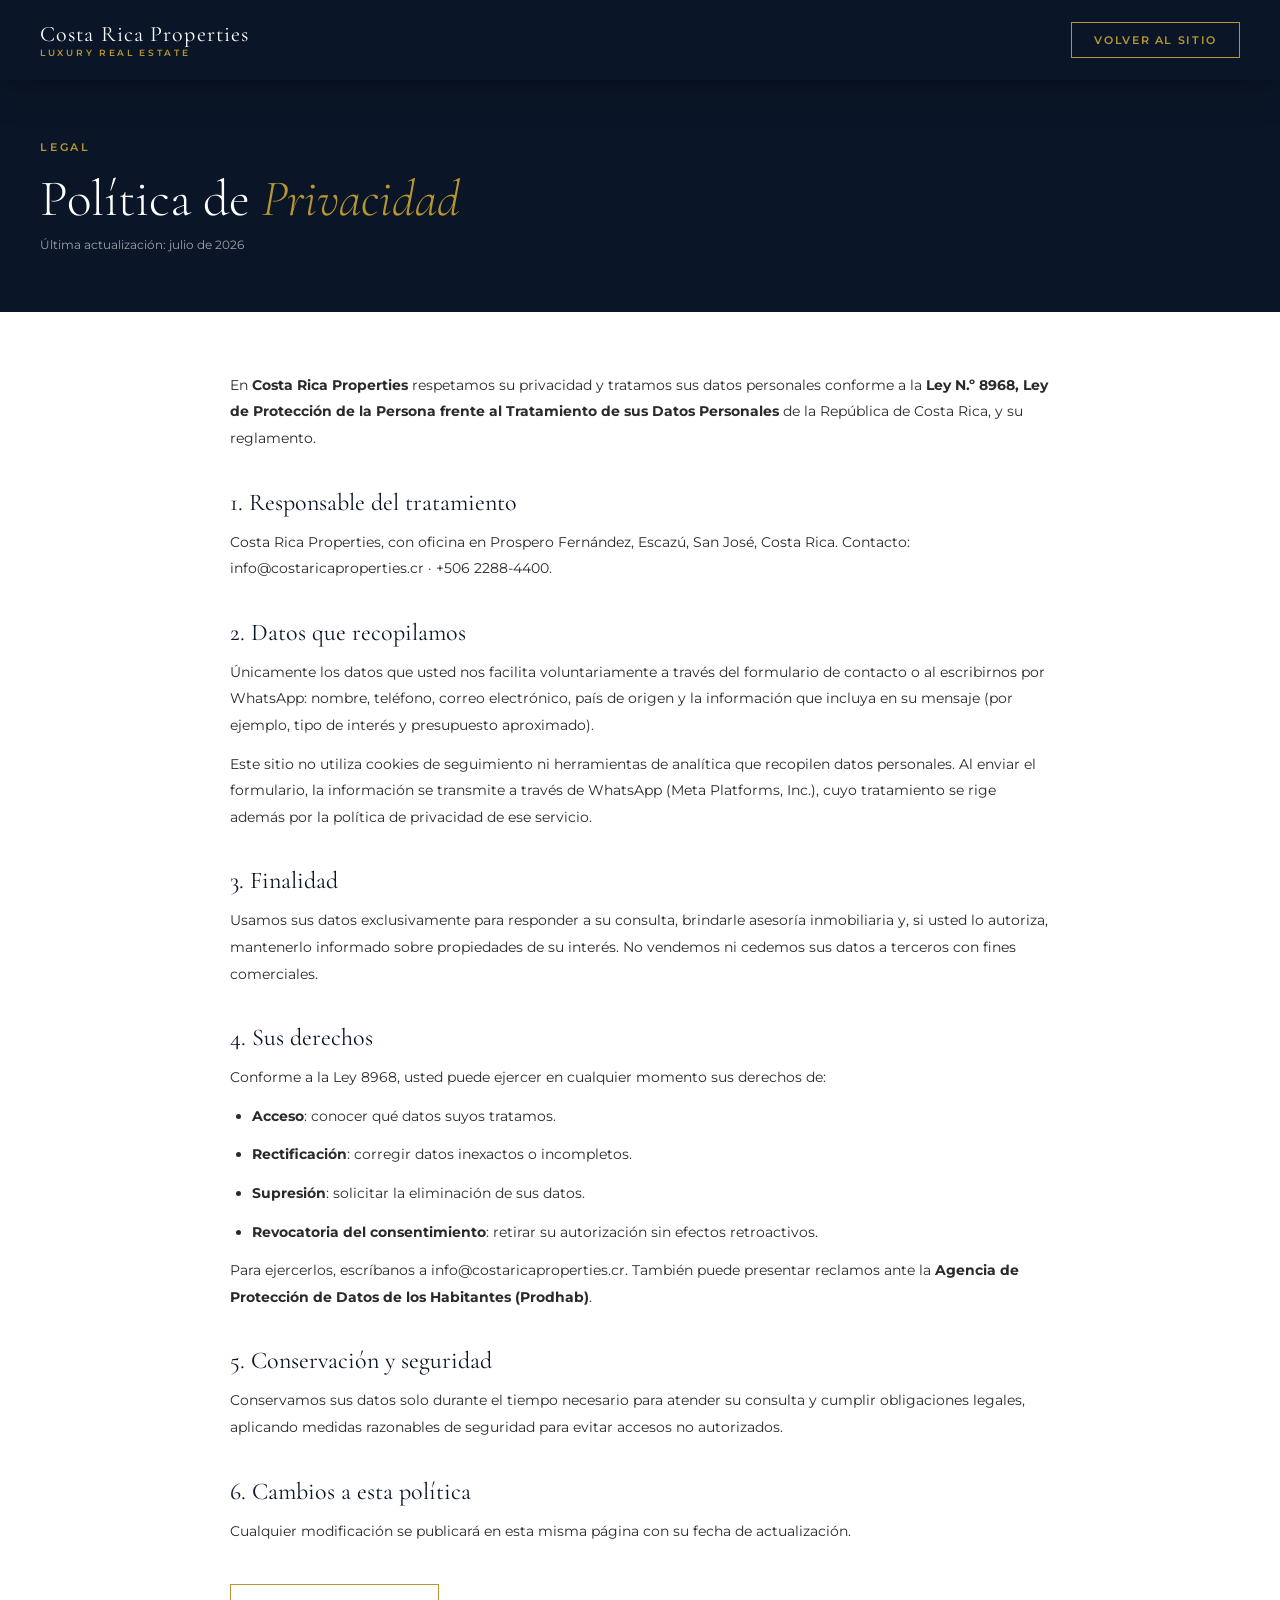
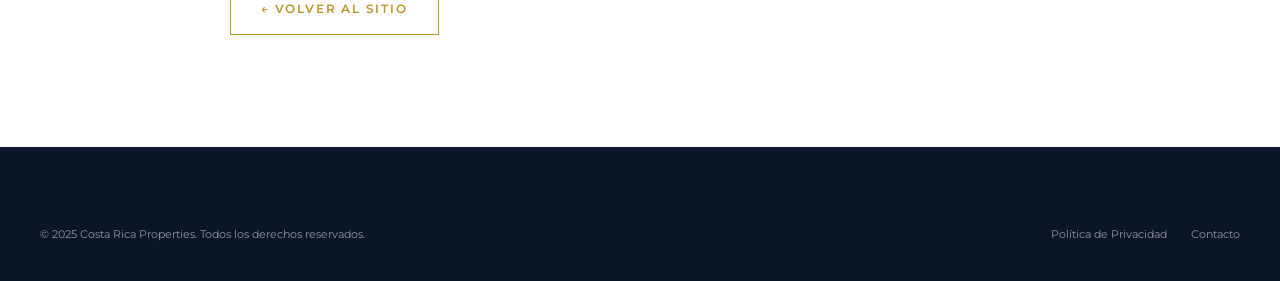
<file: privacidad.html>
<!DOCTYPE html>
<html lang="es">
<head>
<meta charset="UTF-8">
<meta name="viewport" content="width=device-width, initial-scale=1.0">
<title>Política de Privacidad — Costa Rica Properties</title>
<meta name="description" content="Política de privacidad de Costa Rica Properties conforme a la Ley 8968 de Protección de la Persona frente al Tratamiento de sus Datos Personales de Costa Rica.">
<meta name="robots" content="noindex">
<link rel="icon" type="image/svg+xml" href="favicon.svg">
<link rel="preconnect" href="https://fonts.googleapis.com">
<link rel="preconnect" href="https://fonts.gstatic.com" crossorigin>
<link href="https://fonts.googleapis.com/css2?family=Cormorant+Garamond:ital,wght@0,300;0,400;0,500;0,600;1,300;1,400&family=Montserrat:wght@300;400;500;600;700&display=swap" rel="stylesheet">
<link rel="stylesheet" href="styles.css">
<style>
.legal-hero{background:var(--navy);padding:140px 0 60px}
.legal-body{padding:60px 0 100px;max-width:820px;margin:0 auto}
.legal-body h2{font-family:var(--serif);font-size:1.5rem;font-weight:400;color:var(--navy);margin:36px 0 12px}
.legal-body p,.legal-body li{font-size:14px;line-height:1.9;color:var(--text-body);margin-bottom:12px}
.legal-body ul{padding-left:22px;margin-bottom:12px}
.legal-updated{font-size:12px;color:var(--gray-mid);margin-top:8px}
</style>
</head>
<body>

<!-- NAVBAR -->
<nav id="navbar" class="scrolled">
  <div class="nav-inner">
    <a href="index.html" class="nav-logo">
      <span class="nav-logo-main">Costa Rica Properties</span>
      <span class="nav-logo-sub">Luxury Real Estate</span>
    </a>
    <a href="index.html" class="nav-cta">Volver al Sitio</a>
  </div>
</nav>

<section class="legal-hero">
  <div class="container">
    <div class="section-label">Legal</div>
    <h1 class="section-title" style="color:var(--white)">Política de <em>Privacidad</em></h1>
    <p class="legal-updated" style="color:rgba(255,255,255,.6)">Última actualización: julio de 2026</p>
  </div>
</section>

<div class="container">
  <div class="legal-body">
    <!-- REEMPLAZAR: hacer revisar este texto por un abogado antes de lanzar con un cliente real -->
    <p>En <strong>Costa Rica Properties</strong> respetamos su privacidad y tratamos sus datos personales conforme a la <strong>Ley N.º 8968, Ley de Protección de la Persona frente al Tratamiento de sus Datos Personales</strong> de la República de Costa Rica, y su reglamento.</p>

    <h2>1. Responsable del tratamiento</h2>
    <p>Costa Rica Properties, con oficina en Prospero Fernández, Escazú, San José, Costa Rica. Contacto: info@costaricaproperties.cr · +506 2288-4400. <!-- REEMPLAZAR: datos reales del responsable --></p>

    <h2>2. Datos que recopilamos</h2>
    <p>Únicamente los datos que usted nos facilita voluntariamente a través del formulario de contacto o al escribirnos por WhatsApp: nombre, teléfono, correo electrónico, país de origen y la información que incluya en su mensaje (por ejemplo, tipo de interés y presupuesto aproximado).</p>
    <p>Este sitio no utiliza cookies de seguimiento ni herramientas de analítica que recopilen datos personales. Al enviar el formulario, la información se transmite a través de WhatsApp (Meta Platforms, Inc.), cuyo tratamiento se rige además por la política de privacidad de ese servicio.</p>

    <h2>3. Finalidad</h2>
    <p>Usamos sus datos exclusivamente para responder a su consulta, brindarle asesoría inmobiliaria y, si usted lo autoriza, mantenerlo informado sobre propiedades de su interés. No vendemos ni cedemos sus datos a terceros con fines comerciales.</p>

    <h2>4. Sus derechos</h2>
    <p>Conforme a la Ley 8968, usted puede ejercer en cualquier momento sus derechos de:</p>
    <ul>
      <li><strong>Acceso</strong>: conocer qué datos suyos tratamos.</li>
      <li><strong>Rectificación</strong>: corregir datos inexactos o incompletos.</li>
      <li><strong>Supresión</strong>: solicitar la eliminación de sus datos.</li>
      <li><strong>Revocatoria del consentimiento</strong>: retirar su autorización sin efectos retroactivos.</li>
    </ul>
    <p>Para ejercerlos, escríbanos a info@costaricaproperties.cr. También puede presentar reclamos ante la <strong>Agencia de Protección de Datos de los Habitantes (Prodhab)</strong>.</p>

    <h2>5. Conservación y seguridad</h2>
    <p>Conservamos sus datos solo durante el tiempo necesario para atender su consulta y cumplir obligaciones legales, aplicando medidas razonables de seguridad para evitar accesos no autorizados.</p>

    <h2>6. Cambios a esta política</h2>
    <p>Cualquier modificación se publicará en esta misma página con su fecha de actualización.</p>

    <p style="margin-top:40px"><a href="index.html" class="btn-outline">← Volver al sitio</a></p>
  </div>
</div>

<footer>
  <div class="container">
    <div class="footer-bottom" style="border-top:none;padding-top:0">
      <div class="footer-copy">© 2025 Costa Rica Properties. Todos los derechos reservados.</div>
      <div class="footer-legal">
        <a href="privacidad.html">Política de Privacidad</a>
        <a href="index.html#contact">Contacto</a>
      </div>
    </div>
  </div>
</footer>

</body>
</html>
</file>
<file: styles.css>
*,*::before,*::after{box-sizing:border-box;margin:0;padding:0}
:root{
  --navy:#0a1628;
  --navy-mid:#0f2044;
  --navy-light:#1a3560;
  --gold:#b8962e;
  --gold-light:#d4af5a;
  --gold-pale:#f0e0b0;
  --white:#ffffff;
  --off-white:#f7f5f0;
  --gray-light:#e8e4db;
  --gray-mid:#6f6754;
  --text-body:#2a2a2a;
  --serif:'Cormorant Garamond',serif;
  --sans:'Montserrat',sans-serif;
  --trans:.35s cubic-bezier(.4,0,.2,1);
}
html{scroll-behavior:smooth;font-size:16px}
body{font-family:var(--sans);color:var(--text-body);background:var(--white);overflow-x:hidden}
img{display:block;width:100%;height:100%;object-fit:cover}
a{text-decoration:none;color:inherit}
button{cursor:pointer;border:none;background:none;font-family:var(--sans)}

/* SCROLLBAR */
::-webkit-scrollbar{width:6px}
::-webkit-scrollbar-track{background:var(--navy)}
::-webkit-scrollbar-thumb{background:var(--gold);border-radius:3px}

/* UTILITY */
.container{max-width:1280px;margin:0 auto;padding:0 40px}
.section-label{font-family:var(--sans);font-size:11px;font-weight:600;letter-spacing:.25em;text-transform:uppercase;color:var(--gold);margin-bottom:16px}
.section-title{font-family:var(--serif);font-size:clamp(2rem,4vw,3.2rem);font-weight:300;line-height:1.15;color:var(--navy)}
.section-title em{font-style:italic;color:var(--gold)}
.btn-primary{display:inline-flex;align-items:center;gap:10px;padding:14px 32px;background:var(--gold);color:var(--white);font-family:var(--sans);font-size:12px;font-weight:600;letter-spacing:.15em;text-transform:uppercase;transition:var(--trans)}
.btn-primary:hover{background:var(--navy);transform:translateY(-1px)}
.btn-outline{display:inline-flex;align-items:center;gap:10px;padding:13px 30px;border:1px solid var(--gold);color:var(--gold);font-family:var(--sans);font-size:12px;font-weight:600;letter-spacing:.15em;text-transform:uppercase;transition:var(--trans)}
.btn-outline:hover{background:var(--gold);color:var(--white)}
.reveal{opacity:0;transform:translateY(30px);transition:opacity .7s ease,transform .7s ease}
.reveal.visible{opacity:1;transform:none}

/* NAV */
#navbar{position:fixed;top:0;left:0;right:0;z-index:1000;transition:var(--trans);padding:0}
#navbar.scrolled{background:var(--navy);box-shadow:0 2px 40px rgba(0,0,0,.4)}
.nav-inner{display:flex;align-items:center;justify-content:space-between;height:80px;padding:0 40px}
.nav-logo{display:flex;flex-direction:column;gap:2px}
.nav-logo-main{font-family:var(--serif);font-size:22px;font-weight:400;color:var(--white);letter-spacing:.05em;line-height:1}
.nav-logo-sub{font-family:var(--sans);font-size:9px;font-weight:600;letter-spacing:.3em;text-transform:uppercase;color:var(--gold)}
.nav-links{display:flex;align-items:center;gap:36px}
.nav-links a{font-size:11px;font-weight:600;letter-spacing:.15em;text-transform:uppercase;color:rgba(255,255,255,.8);transition:color .2s}
.nav-links a:hover{color:var(--gold)}
.nav-cta{padding:10px 22px;border:1px solid var(--gold);color:var(--gold);font-size:11px;font-weight:600;letter-spacing:.15em;text-transform:uppercase;transition:var(--trans)}
.nav-cta:hover{background:var(--gold);color:var(--white)}
.hamburger{display:none;flex-direction:column;gap:5px;width:24px;cursor:pointer}
.hamburger span{display:block;height:1.5px;background:var(--white);transition:var(--trans)}
.mobile-menu{display:none;position:fixed;inset:0;background:var(--navy);z-index:999;flex-direction:column;align-items:center;justify-content:center;gap:32px}
.mobile-menu.open{display:flex}
.mobile-menu a{font-family:var(--serif);font-size:28px;color:var(--white);font-weight:300}
.mobile-menu a:hover{color:var(--gold)}
.mobile-close{position:absolute;top:28px;right:32px;font-size:28px;color:var(--white);cursor:pointer}

/* HERO */
#hero{position:relative;height:100vh;min-height:700px;display:flex;align-items:center;overflow:hidden}
.hero-bg{position:absolute;inset:0;z-index:0}
.hero-bg img{width:100%;height:100%;object-fit:cover}
.hero-overlay{position:absolute;inset:0;background:linear-gradient(105deg,rgba(10,22,40,.88) 0%,rgba(10,22,40,.55) 60%,rgba(10,22,40,.2) 100%);z-index:1}
.hero-content{position:relative;z-index:2;max-width:760px}
.hero-eyebrow{font-size:11px;font-weight:600;letter-spacing:.3em;text-transform:uppercase;color:var(--gold);margin-bottom:20px;display:flex;align-items:center;gap:12px}
.hero-eyebrow::before{content:'';display:block;width:32px;height:1px;background:var(--gold)}
.hero-title{font-family:var(--serif);font-size:clamp(2.8rem,6vw,5.5rem);font-weight:300;color:var(--white);line-height:1.05;margin-bottom:24px}
.hero-title em{font-style:italic;color:var(--gold-light)}
.hero-subtitle{font-size:14px;font-weight:300;color:rgba(255,255,255,.75);line-height:1.8;max-width:500px;margin-bottom:40px;letter-spacing:.03em}
.hero-actions{display:flex;gap:16px;flex-wrap:wrap;margin-bottom:60px}
.hero-stats{display:flex;gap:48px;padding-top:48px;border-top:1px solid rgba(184,150,46,.3)}
.hero-stat-num{font-family:var(--serif);font-size:2.4rem;font-weight:300;color:var(--white);line-height:1;margin-bottom:4px}
.hero-stat-label{font-size:10px;font-weight:600;letter-spacing:.2em;text-transform:uppercase;color:rgba(255,255,255,.7)}
.hero-scroll{position:absolute;bottom:40px;right:60px;z-index:2;display:flex;flex-direction:column;align-items:center;gap:8px;color:rgba(255,255,255,.4);font-size:10px;font-weight:600;letter-spacing:.2em;text-transform:uppercase}
.hero-scroll-line{width:1px;height:48px;background:linear-gradient(to bottom,transparent,rgba(184,150,46,.7));animation:scrollLine 2s ease-in-out infinite}
@keyframes scrollLine{0%,100%{transform:scaleY(1);opacity:1}50%{transform:scaleY(.5);opacity:.5}}

/* SEARCH BAR */
.search-bar{background:var(--white);padding:32px;display:flex;gap:0;align-items:stretch;max-width:860px;margin-bottom:48px;box-shadow:0 20px 60px rgba(0,0,0,.3)}
.search-field{flex:1;padding:0 20px;border-right:1px solid var(--gray-light);display:flex;flex-direction:column;justify-content:center;gap:4px}
.search-field:last-of-type{border-right:none}
.search-field label{font-size:9px;font-weight:700;letter-spacing:.2em;text-transform:uppercase;color:var(--gold)}
.search-field select,.search-field input{border:none;outline:none;font-family:var(--sans);font-size:13px;font-weight:500;color:var(--navy);background:transparent;width:100%;padding:2px 0}
.search-field select option{color:var(--text-body)}
.search-btn{padding:0 32px;background:var(--gold);color:var(--white);font-size:11px;font-weight:700;letter-spacing:.2em;text-transform:uppercase;transition:var(--trans);white-space:nowrap;min-width:120px}
.search-btn:hover{background:var(--navy)}

/* FEATURED PROPERTIES */
#properties{padding:120px 0;background:var(--off-white)}
.properties-header{display:flex;justify-content:space-between;align-items:flex-end;margin-bottom:60px}
.filter-tabs{display:flex;gap:0;border:1px solid var(--gray-light);background:var(--white)}
.filter-tab{padding:10px 20px;font-size:11px;font-weight:600;letter-spacing:.1em;text-transform:uppercase;color:var(--gray-mid);cursor:pointer;transition:var(--trans);border-right:1px solid var(--gray-light)}
.filter-tab:last-child{border-right:none}
.filter-tab.active,.filter-tab:hover{background:var(--navy);color:var(--gold)}
.properties-grid{display:grid;grid-template-columns:repeat(3,1fr);gap:2px}
.property-card{background:var(--white);overflow:hidden;cursor:pointer;transition:transform .3s ease,box-shadow .3s ease;position:relative}
.property-card:hover{transform:translateY(-6px);box-shadow:0 24px 60px rgba(10,22,40,.15);z-index:2}
.prop-img{height:280px;position:relative;overflow:hidden}
.prop-img img{transition:transform .6s ease}
.property-card:hover .prop-img img{transform:scale(1.05)}
.prop-badge{position:absolute;top:16px;left:16px;padding:5px 14px;font-size:10px;font-weight:700;letter-spacing:.15em;text-transform:uppercase;z-index:1}
.badge-new{background:var(--gold);color:var(--white)}
.badge-exclusive{background:var(--navy);color:var(--gold);border:1px solid var(--gold)}
.badge-sold{background:rgba(0,0,0,.7);color:var(--white)}
.prop-fav{position:absolute;top:14px;right:14px;width:32px;height:32px;background:rgba(255,255,255,.9);display:flex;align-items:center;justify-content:center;cursor:pointer;transition:var(--trans);z-index:1}
.prop-fav:hover,.prop-fav.active{background:var(--gold)}
.prop-fav svg{width:16px;height:16px;fill:none;stroke:var(--navy);stroke-width:1.5;transition:var(--trans)}
.prop-fav.active svg{fill:var(--white);stroke:var(--white)}
.prop-fav:hover svg{stroke:var(--white)}
.prop-info{padding:24px}
.prop-price{font-family:var(--serif);font-size:1.5rem;font-weight:400;color:var(--navy);margin-bottom:6px}
.prop-name{font-size:13px;font-weight:600;color:var(--text-body);margin-bottom:4px;letter-spacing:.02em}
.prop-location{font-size:11px;color:var(--gray-mid);letter-spacing:.05em;margin-bottom:16px;display:flex;align-items:center;gap:4px}
.prop-location svg{width:12px;height:12px;stroke:var(--gold);flex-shrink:0}
.prop-meta{display:flex;gap:0;border-top:1px solid var(--gray-light);padding-top:14px}
.prop-meta-item{flex:1;display:flex;align-items:center;gap:6px;font-size:11px;color:var(--gray-mid);border-right:1px solid var(--gray-light);padding-right:12px}
.prop-meta-item:last-child{border-right:none;padding-right:0;padding-left:12px}
.prop-meta-item svg{width:14px;height:14px;stroke:var(--gold);flex-shrink:0}
.prop-meta-item span{font-weight:600;color:var(--navy)}
.load-more-wrap{text-align:center;margin-top:60px}

/* ADVANCED SEARCH */
#search{padding:100px 0;background:var(--navy)}
.search-adv-grid{display:grid;grid-template-columns:repeat(4,1fr) auto;gap:2px;margin-top:48px}
.search-adv-field{background:rgba(255,255,255,.06);padding:20px 24px;display:flex;flex-direction:column;gap:6px}
.search-adv-field label{font-size:9px;font-weight:700;letter-spacing:.25em;text-transform:uppercase;color:var(--gold)}
.search-adv-field select,.search-adv-field input{background:transparent;border:none;outline:none;font-family:var(--sans);font-size:14px;color:var(--white);font-weight:300}
.search-adv-field select option{background:var(--navy);color:var(--white)}
.search-adv-btn{background:var(--gold);color:var(--white);padding:0 40px;font-size:11px;font-weight:700;letter-spacing:.2em;text-transform:uppercase;transition:var(--trans);white-space:nowrap}
.search-adv-btn:hover{background:var(--gold-light)}

/* ZONES */
#zones{padding:120px 0;background:var(--white)}
.zones-grid{display:grid;grid-template-columns:repeat(3,1fr);gap:2px;margin-top:60px}
.zone-card{position:relative;height:420px;overflow:hidden;cursor:pointer}
.zone-card:first-child{grid-column:span 2;height:500px}
.zone-img{position:absolute;inset:0;transition:transform .6s ease}
.zone-card:hover .zone-img{transform:scale(1.06)}
.zone-overlay{position:absolute;inset:0;background:linear-gradient(to top,rgba(10,22,40,.9) 0%,rgba(10,22,40,.3) 60%,transparent 100%)}
.zone-content{position:absolute;bottom:32px;left:32px;right:32px}
.zone-name{font-family:var(--serif);font-size:2rem;font-weight:300;color:var(--white);margin-bottom:6px;line-height:1}
.zone-count{font-size:10px;font-weight:600;letter-spacing:.2em;text-transform:uppercase;color:var(--gold);margin-bottom:12px}
.zone-desc{font-size:12px;color:rgba(255,255,255,.65);line-height:1.7;max-width:380px}
.zone-arrow{position:absolute;top:24px;right:24px;width:40px;height:40px;border:1px solid rgba(184,150,46,.4);display:flex;align-items:center;justify-content:center;color:var(--gold);transition:var(--trans)}
.zone-card:hover .zone-arrow{background:var(--gold);border-color:var(--gold);color:var(--white)}
.zone-arrow svg{width:18px;height:18px}

/* SERVICES */
#services{padding:120px 0;background:var(--navy)}
.services-grid{display:grid;grid-template-columns:repeat(3,1fr);gap:2px;margin-top:60px}
.service-card{padding:48px 40px;border:1px solid rgba(184,150,46,.15);transition:var(--trans)}
.service-card:hover{border-color:var(--gold);background:rgba(184,150,46,.05)}
.service-icon{width:48px;height:48px;border:1px solid var(--gold);display:flex;align-items:center;justify-content:center;margin-bottom:28px}
.service-icon svg{width:22px;height:22px;stroke:var(--gold)}
.service-title{font-family:var(--serif);font-size:1.3rem;font-weight:400;color:var(--white);margin-bottom:12px}
.service-desc{font-size:12px;line-height:1.8;color:rgba(255,255,255,.65);margin-bottom:20px}
.service-link{font-size:11px;font-weight:600;letter-spacing:.15em;text-transform:uppercase;color:var(--gold);display:flex;align-items:center;gap:8px;transition:gap .2s}
.service-card:hover .service-link{gap:14px}
.service-link svg{width:14px;height:14px;stroke:currentColor}

/* TEAM */
#team{padding:120px 0;background:var(--off-white)}
.team-grid{display:grid;grid-template-columns:repeat(4,1fr);gap:2px;margin-top:60px}
.team-card{background:var(--white);overflow:hidden;transition:var(--trans)}
.team-card:hover{box-shadow:0 20px 50px rgba(10,22,40,.12)}
.team-photo{height:340px;position:relative;overflow:hidden}
.team-photo img{transition:transform .5s ease}
.team-card:hover .team-photo img{transform:scale(1.04)}
.team-info{padding:24px}
.team-name{font-family:var(--serif);font-size:1.2rem;font-weight:400;color:var(--navy);margin-bottom:4px}
.team-role{font-size:10px;font-weight:600;letter-spacing:.2em;text-transform:uppercase;color:var(--gold);margin-bottom:12px}
.team-exp{font-size:12px;color:var(--gray-mid);line-height:1.6;margin-bottom:16px}
.team-specialty{display:flex;flex-wrap:wrap;gap:6px}
.team-tag{padding:4px 10px;background:var(--off-white);font-size:9px;font-weight:600;letter-spacing:.1em;text-transform:uppercase;color:var(--navy)}

/* STATS */
#stats{padding:100px 0;background:var(--navy);position:relative;overflow:hidden}
#stats::before{content:'';position:absolute;top:-200px;right:-200px;width:600px;height:600px;border-radius:50%;border:1px solid rgba(184,150,46,.1)}
#stats::after{content:'';position:absolute;bottom:-100px;left:-100px;width:400px;height:400px;border-radius:50%;border:1px solid rgba(184,150,46,.07)}
.stats-grid{display:grid;grid-template-columns:repeat(4,1fr);gap:0;position:relative;z-index:1}
.stat-item{padding:40px;border-right:1px solid rgba(184,150,46,.2);text-align:center}
.stat-item:last-child{border-right:none}
.stat-number{font-family:var(--serif);font-size:clamp(2.5rem,5vw,4rem);font-weight:300;color:var(--white);line-height:1;margin-bottom:8px}
.stat-number .gold{color:var(--gold)}
.stat-label{font-size:11px;font-weight:600;letter-spacing:.2em;text-transform:uppercase;color:rgba(255,255,255,.65)}
.stat-sub{font-size:11px;color:rgba(255,255,255,.55);margin-top:4px}

/* BLOG */
#blog{padding:120px 0;background:var(--white)}
.blog-grid{display:grid;grid-template-columns:repeat(3,1fr);gap:32px;margin-top:60px}
.blog-card{cursor:pointer}
.blog-img{height:220px;overflow:hidden;position:relative;margin-bottom:20px}
.blog-img img{transition:transform .5s ease}
.blog-card:hover .blog-img img{transform:scale(1.04)}
.blog-category{font-size:10px;font-weight:700;letter-spacing:.2em;text-transform:uppercase;color:var(--gold);margin-bottom:10px}
.blog-title{font-family:var(--serif);font-size:1.15rem;font-weight:400;color:var(--navy);margin-bottom:10px;line-height:1.35}
.blog-excerpt{font-size:12px;color:var(--gray-mid);line-height:1.7;margin-bottom:16px}
.blog-meta{display:flex;align-items:center;gap:16px;font-size:11px;color:var(--gray-mid);padding-top:16px;border-top:1px solid var(--gray-light)}
.blog-author{font-weight:600;color:var(--navy)}

/* TESTIMONIALS */
#testimonials{padding:120px 0;background:var(--off-white)}
.testimonials-track{display:grid;grid-template-columns:repeat(3,1fr);gap:24px;margin-top:60px}
.testimonial-card{background:var(--white);padding:40px;position:relative}
.testimonial-quote{font-family:var(--serif);font-size:4rem;font-weight:300;color:var(--gold);line-height:1;margin-bottom:16px;opacity:.5}
.testimonial-text{font-family:var(--serif);font-size:1rem;font-weight:300;line-height:1.9;color:var(--navy);font-style:italic;margin-bottom:28px}
.testimonial-author{display:flex;align-items:center;gap:14px}
.testimonial-avatar{width:48px;height:48px;border-radius:50%;overflow:hidden;flex-shrink:0}
.testimonial-name{font-size:13px;font-weight:600;color:var(--navy)}
.testimonial-detail{font-size:11px;color:var(--gray-mid);margin-top:2px}
.testimonial-stars{display:flex;gap:3px;margin-bottom:8px}
.testimonial-stars svg{width:12px;height:12px;fill:var(--gold);stroke:none}

/* CALCULATOR */
#calculator{padding:120px 0;background:var(--navy)}
.calc-grid{display:grid;grid-template-columns:1fr 1fr;gap:2px;margin-top:60px}
.calc-form{background:rgba(255,255,255,.05);padding:48px}
.calc-result{background:rgba(184,150,46,.1);padding:48px;border:1px solid rgba(184,150,46,.3)}
.calc-field{margin-bottom:24px}
.calc-field label{display:block;font-size:10px;font-weight:700;letter-spacing:.2em;text-transform:uppercase;color:var(--gold);margin-bottom:8px}
.calc-field input,.calc-field select{width:100%;background:rgba(255,255,255,.08);border:1px solid rgba(255,255,255,.1);padding:14px 16px;font-family:var(--sans);font-size:14px;color:var(--white);outline:none;transition:border-color .2s}
.calc-field input:focus,.calc-field select:focus{border-color:var(--gold)}
.calc-field select option{background:var(--navy)}
.calc-range{width:100%;-webkit-appearance:none;height:4px;background:rgba(255,255,255,.15);border-radius:2px;outline:none}
.calc-range::-webkit-slider-thumb{-webkit-appearance:none;width:18px;height:18px;border-radius:50%;background:var(--gold);cursor:pointer}
.calc-result-label{font-size:10px;font-weight:700;letter-spacing:.2em;text-transform:uppercase;color:var(--gold);margin-bottom:6px}
.calc-result-value{font-family:var(--serif);font-size:3rem;font-weight:300;color:var(--white);margin-bottom:4px;line-height:1}
.calc-result-sub{font-size:12px;color:rgba(255,255,255,.6);margin-bottom:32px}
.calc-breakdown{margin-top:32px;padding-top:32px;border-top:1px solid rgba(184,150,46,.2)}
.calc-breakdown-row{display:flex;justify-content:space-between;padding:10px 0;border-bottom:1px solid rgba(255,255,255,.05);font-size:13px}
.calc-breakdown-row span:first-child{color:rgba(255,255,255,.5)}
.calc-breakdown-row span:last-child{color:var(--white);font-weight:500}

/* CONTACT */
#contact{padding:120px 0;background:var(--white)}
.contact-grid{display:grid;grid-template-columns:1fr 1.6fr;gap:80px;margin-top:60px}
.contact-info-item{display:flex;gap:16px;margin-bottom:32px}
.contact-icon{width:48px;height:48px;border:1px solid var(--gold);flex-shrink:0;display:flex;align-items:center;justify-content:center}
.contact-icon svg{width:20px;height:20px;stroke:var(--gold)}
.contact-label{font-size:10px;font-weight:700;letter-spacing:.2em;text-transform:uppercase;color:var(--gold);margin-bottom:4px}
.contact-value{font-size:14px;color:var(--navy);font-weight:400}
.contact-form{display:grid;grid-template-columns:1fr 1fr;gap:16px}
.form-field{display:flex;flex-direction:column;gap:6px}
.form-field.full{grid-column:span 2}
.form-field label{font-size:10px;font-weight:700;letter-spacing:.2em;text-transform:uppercase;color:var(--navy);opacity:.6}
.form-field input,.form-field select,.form-field textarea{border:none;border-bottom:1px solid var(--gray-light);padding:12px 0;font-family:var(--sans);font-size:14px;color:var(--navy);outline:none;transition:border-color .2s;background:transparent}
.form-field input:focus,.form-field select:focus,.form-field textarea:focus{border-color:var(--gold)}
.form-field textarea{resize:vertical;min-height:120px}
.form-submit{grid-column:span 2}
.form-submit button{width:100%;padding:18px;background:var(--navy);color:var(--white);font-family:var(--sans);font-size:11px;font-weight:700;letter-spacing:.25em;text-transform:uppercase;transition:var(--trans)}
.form-submit button:hover{background:var(--gold)}
.form-success{display:none;text-align:center;padding:40px;background:var(--off-white);grid-column:span 2}
.form-success.show{display:block}
.form-success-icon{font-size:48px;margin-bottom:16px}
.form-success-text{font-family:var(--serif);font-size:1.3rem;color:var(--navy)}

/* FOOTER */
footer{background:var(--navy);padding:80px 0 40px}
.footer-grid{display:grid;grid-template-columns:2fr 1fr 1fr 1fr;gap:60px;margin-bottom:60px}
.footer-brand{display:flex;flex-direction:column}
.footer-logo-main{font-family:var(--serif);font-size:24px;font-weight:300;color:var(--white);letter-spacing:.05em;margin-bottom:4px}
.footer-logo-sub{font-size:9px;font-weight:700;letter-spacing:.35em;text-transform:uppercase;color:var(--gold);margin-bottom:20px}
.footer-desc{font-size:12px;line-height:1.8;color:rgba(255,255,255,.65);max-width:280px;margin-bottom:24px}
.footer-social{display:flex;gap:12px}
.footer-social a{width:36px;height:36px;border:1px solid rgba(255,255,255,.15);display:flex;align-items:center;justify-content:center;color:rgba(255,255,255,.5);transition:var(--trans)}
.footer-social a:hover{border-color:var(--gold);color:var(--gold)}
.footer-social svg{width:16px;height:16px;stroke:currentColor;fill:none}
.footer-col-title{font-size:10px;font-weight:700;letter-spacing:.25em;text-transform:uppercase;color:var(--gold);margin-bottom:20px}
.footer-col ul{list-style:none;display:flex;flex-direction:column;gap:12px}
.footer-col ul li a{font-size:12px;color:rgba(255,255,255,.65);transition:color .2s}
.footer-col ul li a:hover{color:var(--white)}
.footer-bottom{padding-top:32px;border-top:1px solid rgba(255,255,255,.08);display:flex;justify-content:space-between;align-items:center;flex-wrap:wrap;gap:16px}
.footer-copy{font-size:11px;color:rgba(255,255,255,.55)}
.footer-legal{display:flex;gap:24px}
.footer-legal a{font-size:11px;color:rgba(255,255,255,.55);transition:color .2s}
.footer-legal a:hover{color:var(--white)}
.footer-certifications{display:flex;gap:12px;align-items:center;margin-top:20px}
.cert-badge{padding:4px 12px;border:1px solid rgba(184,150,46,.3);font-size:9px;font-weight:700;letter-spacing:.15em;text-transform:uppercase;color:var(--gold)}

/* WHATSAPP */
#waFloat{position:fixed;bottom:32px;right:32px;width:56px;height:56px;border-radius:50%;background:#25d366;color:var(--white);display:flex;align-items:center;justify-content:center;z-index:600;box-shadow:0 8px 24px rgba(0,0,0,.25);transition:var(--trans)}
#waFloat:hover{transform:scale(1.08);box-shadow:0 12px 32px rgba(0,0,0,.3)}
#waFloat svg{width:30px;height:30px}
.prop-wa{display:flex;align-items:center;justify-content:center;gap:8px;margin-top:14px;padding:11px 0;border:1px solid #25d366;color:#1d824b;font-size:11px;font-weight:700;letter-spacing:.12em;text-transform:uppercase;transition:var(--trans)}
.prop-wa:hover{background:#25d366;color:var(--white)}
.prop-wa svg{width:16px;height:16px;flex-shrink:0}

/* BACK TO TOP */
#back-top{position:fixed;bottom:104px;right:36px;width:48px;height:48px;background:var(--gold);display:flex;align-items:center;justify-content:center;z-index:500;opacity:0;transform:translateY(10px);transition:var(--trans);pointer-events:none}
#back-top.show{opacity:1;transform:none;pointer-events:auto}
#back-top:hover{background:var(--navy)}
#back-top svg{width:18px;height:18px;stroke:var(--white)}

/* MODAL */
.modal-backdrop{position:fixed;inset:0;background:rgba(10,22,40,.9);z-index:2000;opacity:0;pointer-events:none;transition:opacity .35s ease;overflow-y:auto;display:flex;align-items:flex-start;justify-content:center;padding:40px 20px}
.modal-backdrop.open{opacity:1;pointer-events:auto}
.modal{background:var(--white);max-width:960px;width:100%;position:relative;transform:translateY(30px);transition:transform .4s ease;margin:auto}
.modal-backdrop.open .modal{transform:none}
.modal-close{position:absolute;top:16px;right:16px;width:40px;height:40px;background:var(--navy);display:flex;align-items:center;justify-content:center;cursor:pointer;z-index:10}
.modal-close svg{width:18px;height:18px;stroke:var(--white)}
.modal-gallery{height:460px;position:relative;overflow:hidden}
.modal-gallery img{width:100%;height:100%;object-fit:cover}
.gallery-nav{position:absolute;bottom:16px;right:16px;display:flex;gap:8px}
.gallery-btn{width:36px;height:36px;background:rgba(255,255,255,.9);display:flex;align-items:center;justify-content:center;cursor:pointer;transition:var(--trans)}
.gallery-btn:hover{background:var(--gold)}
.gallery-btn svg{width:14px;height:14px;stroke:var(--navy)}
.gallery-btn:hover svg{stroke:var(--white)}
.modal-body{padding:40px}
.modal-header{display:flex;justify-content:space-between;align-items:flex-start;margin-bottom:24px}
.modal-price{font-family:var(--serif);font-size:2.2rem;font-weight:300;color:var(--navy)}
.modal-badge{padding:6px 16px;background:var(--gold);font-size:10px;font-weight:700;letter-spacing:.15em;text-transform:uppercase;color:var(--white);height:fit-content}
.modal-name{font-size:16px;font-weight:600;color:var(--text-body);margin-bottom:6px}
.modal-location{font-size:13px;color:var(--gray-mid);margin-bottom:24px;display:flex;align-items:center;gap:6px}
.modal-meta{display:grid;grid-template-columns:repeat(4,1fr);gap:0;border:1px solid var(--gray-light);margin-bottom:32px}
.modal-meta-item{padding:16px;text-align:center;border-right:1px solid var(--gray-light)}
.modal-meta-item:last-child{border-right:none}
.modal-meta-num{font-family:var(--serif);font-size:1.5rem;font-weight:300;color:var(--navy)}
.modal-meta-label{font-size:10px;font-weight:600;letter-spacing:.15em;text-transform:uppercase;color:var(--gray-mid);margin-top:4px}
.modal-desc{font-size:13px;line-height:1.8;color:var(--gray-mid);margin-bottom:28px}
.modal-features{display:grid;grid-template-columns:repeat(3,1fr);gap:10px;margin-bottom:32px}
.modal-feature{display:flex;align-items:center;gap:8px;font-size:12px;color:var(--text-body)}
.modal-feature svg{width:14px;height:14px;stroke:var(--gold);flex-shrink:0}
.modal-actions{display:flex;gap:12px}

/* RESPONSIVE */
@media(max-width:1024px){
  .container{padding:0 24px}
  .properties-grid{grid-template-columns:repeat(2,1fr)}
  .zones-grid{grid-template-columns:1fr 1fr}
  .zone-card:first-child{grid-column:span 2}
  .services-grid{grid-template-columns:repeat(2,1fr)}
  .team-grid{grid-template-columns:repeat(2,1fr)}
  .stats-grid{grid-template-columns:repeat(2,1fr)}
  .stat-item{border-right:none;border-bottom:1px solid rgba(184,150,46,.2)}
  .blog-grid{grid-template-columns:repeat(2,1fr)}
  .testimonials-track{grid-template-columns:1fr 1fr}
  .calc-grid{grid-template-columns:1fr}
  .contact-grid{grid-template-columns:1fr}
  .footer-grid{grid-template-columns:1fr 1fr}
  .search-adv-grid{grid-template-columns:1fr 1fr}
  .search-adv-btn{grid-column:span 2}
  .modal-features{grid-template-columns:1fr 1fr}
}
@media(max-width:768px){
  .nav-links,.nav-cta{display:none}
  .hamburger{display:flex}
  .hero-stats{gap:28px}
  .hero-stat-num{font-size:1.8rem}
  .search-bar{flex-direction:column}
  .search-field{border-right:none;border-bottom:1px solid var(--gray-light);padding:12px 0}
  .search-btn{padding:16px;text-align:center}
  .properties-grid{grid-template-columns:1fr}
  .zones-grid{grid-template-columns:1fr}
  .zone-card:first-child{grid-column:span 1;height:380px}
  .services-grid{grid-template-columns:1fr}
  .team-grid{grid-template-columns:1fr 1fr}
  .blog-grid{grid-template-columns:1fr}
  .testimonials-track{grid-template-columns:1fr}
  .contact-form{grid-template-columns:1fr}
  .form-field.full{grid-column:span 1}
  .form-submit{grid-column:span 1}
  .footer-grid{grid-template-columns:1fr}
  .modal-meta{grid-template-columns:repeat(2,1fr)}
  .modal-features{grid-template-columns:1fr}
  .modal-actions{flex-direction:column}
  .properties-header{flex-direction:column;align-items:flex-start;gap:20px}
  .hero-scroll{display:none}
  .search-adv-grid{grid-template-columns:1fr}
  .search-adv-btn{grid-column:span 1}
}
@media(max-width:480px){
  .team-grid{grid-template-columns:1fr}
  .hero-actions{flex-direction:column}
  .hero-actions .btn-primary,.hero-actions .btn-outline{text-align:center;justify-content:center}
}
</file>
